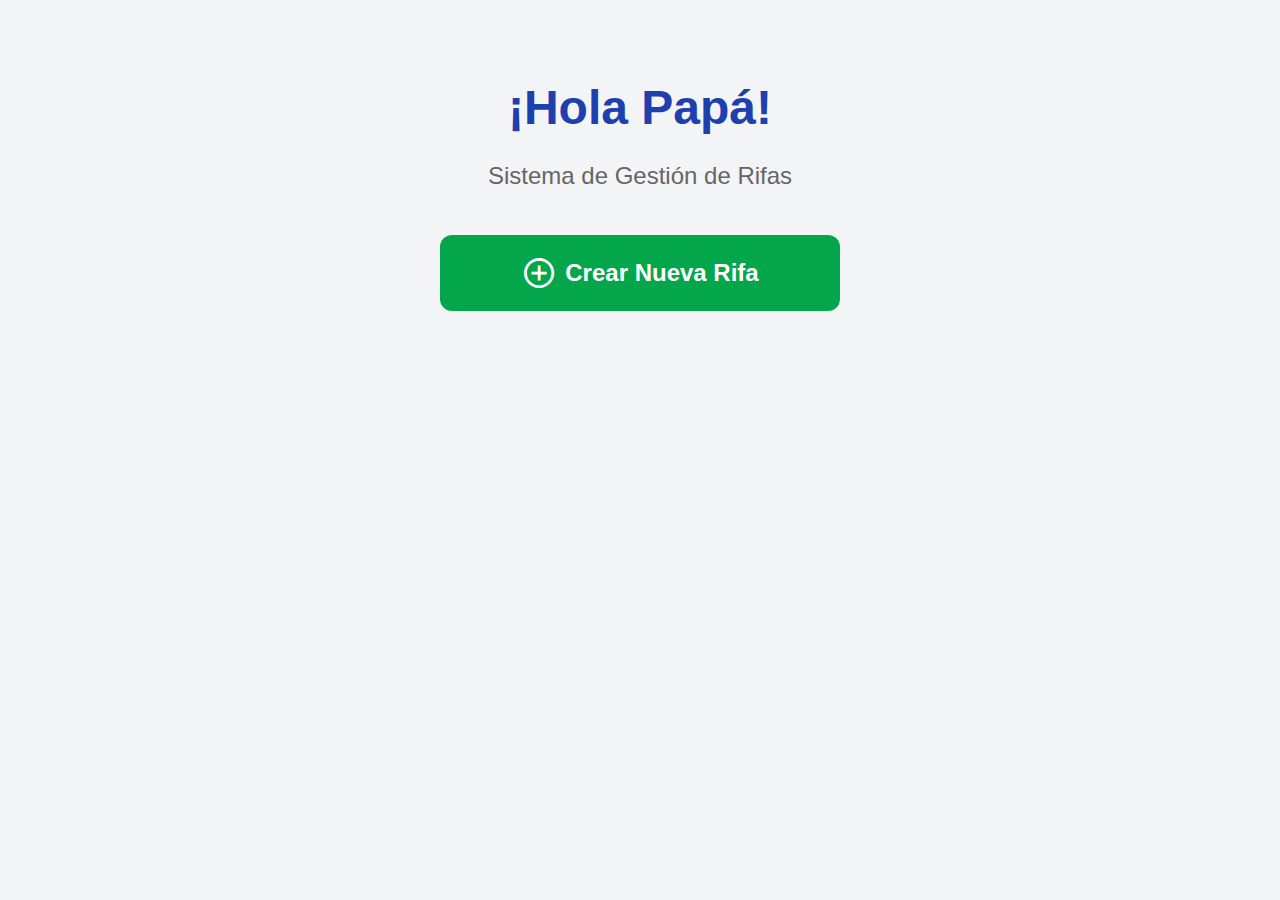
<file: index.html>
<!DOCTYPE html>
<html lang="es">
<head>
    <meta charset="UTF-8">
    <meta name="viewport" content="width=device-width, initial-scale=1.0">
    <title>Sistema de Rifas</title>
    
    <link rel="stylesheet" href="https://fonts.googleapis.com/css2?family=Material+Symbols+Outlined:opsz,wght,FILL,GRAD@48,700,0,0" />
    <link rel="stylesheet" href="styles.css">
    
    <script src="https://html2canvas.hertzen.com/dist/html2canvas.min.js"></script>
</head>
<body>

    <div class="main-container">

        <div id="view-home" class="text-center" style="margin-top: 50px;">
            <h1 style="font-size: 3rem; color: var(--primary-color); margin-bottom: 10px;">¡Hola Papá!</h1>
            <p style="font-size: 1.5rem; color: #666; margin-bottom: 40px;">Sistema de Gestión de Rifas</p>
            
            <button onclick="showView('create')" class="btn btn-success btn-large" style="max-width: 400px; margin-bottom: 40px;">
                <span class="material-symbols-outlined" style="font-size: 36px;">add_circle</span>
                Crear Nueva Rifa
            </button>

            <div id="existing-raffles-container" class="raffle-list-container hidden">
                <h3 class="section-title">Tus Rifas Activas</h3>
                <div id="raffles-list"></div>
            </div>
        </div>

        <div id="view-create" class="hidden">
            <div class="card">
                <div class="flex" style="align-items: center; gap: 15px; margin-bottom: 20px;">
                    <button onclick="showView('home')" class="btn btn-secondary">
                        <span class="material-symbols-outlined">arrow_back</span>
                    </button>
                    <h2>Configurar Nueva Rifa</h2>
                </div>

                <form onsubmit="handleCreateRaffle(event)">
                    <div class="form-group">
                        <label class="form-label">Título de la Rifa</label>
                        <input type="text" id="r-title" class="form-input" required placeholder="Ej. Rifa Navideña">
                    </div>
                    
                    <div class="form-group">
                        <label class="form-label">Premios</label>
                        <textarea id="r-prizes" class="form-input" rows="3" required placeholder="Ej. 1er Lugar: TV..."></textarea>
                    </div>

                    <div class="form-group card" style="background-color: #f8fafc; border: 1px solid #e2e8f0; margin-bottom: 20px;">
                        <h4 style="margin-top:0; color:#475569;">Personalización Visual</h4>
                        <div class="flex gap-medium" style="flex-wrap: wrap;">
                            <div class="form-group" style="flex: 1; min-width: 200px;">
                                <label class="form-label">Color del Tema (Hex)</label>
                                <div class="flex" style="align-items: center; gap: 10px;">
                                    <input type="color" id="r-color-picker" value="#2563eb" style="width: 50px; height: 42px; border: none; cursor: pointer; padding: 0; background: none;">
                                    <input type="text" id="r-color" class="form-input" value="#2563eb" placeholder="#000000" maxlength="7" style="font-family: monospace; letter-spacing: 1px; text-transform: uppercase;">
                                </div>
                                <small style="color: #94a3b8; font-size: 0.8rem;">Pega aquí tu código o usa el cuadro.</small>
                            </div>
                            <div class="form-group" style="flex: 2; min-width: 200px;">
                                <label class="form-label">Logo (Nombre de archivo)</label>
                                <input type="text" id="r-logo" class="form-input" placeholder="Ej. logo-navidad.png">
                                <small style="color: #94a3b8;">Debe estar en la misma carpeta que el index.html</small>
                            </div>
                        </div>
                    </div>

                    <div class="flex gap-medium" style="flex-wrap: wrap;">
                        <div class="form-group" style="flex: 1;">
                            <label class="form-label">Costo por Boleto ($)</label>
                            <input type="number" id="r-cost" class="form-input" required placeholder="100">
                        </div>
                        <div class="form-group" style="flex: 1;">
                            <label class="form-label">Cantidad de Boletos</label>
                            <select id="r-quantity" class="form-input" style="background: white;">
                                <option value="25">25 Boletos (4 oport.)</option>
                                <option value="33">33 Boletos (3 oport.)</option>
                                <option value="50">50 Boletos (2 oport.)</option>
                            </select>
                        </div>
                    </div>

                    <div class="form-group card" style="background-color: #eff6ff; border: 1px solid #bfdbfe;">
                        <label class="form-label">Modo de Oportunidades</label>
                        <div class="flex gap-medium">
                            <label class="flex" style="align-items: center; gap: 10px; font-size: 1.1rem; cursor: pointer;">
                                <input type="radio" name="r-mode" value="linear" checked style="transform: scale(1.5);">
                                Lineal (Seguido)
                            </label>
                            <label class="flex" style="align-items: center; gap: 10px; font-size: 1.1rem; cursor: pointer;">
                                <input type="radio" name="r-mode" value="random" style="transform: scale(1.5);">
                                Aleatorio (Revuelto)
                            </label>
                        </div>
                    </div>

                    <button type="submit" class="btn btn-primary btn-large">¡Crear Rifa!</button>
                </form>
            </div>
        </div>

        <div id="view-manage" class="hidden">
            
            <div class="flex" style="justify-content: space-between; align-items: center; margin-bottom: 20px; flex-wrap: wrap; gap: 10px;">
                <div class="flex gap-small">
                    <button onclick="showView('home')" class="btn btn-secondary">
                        <span class="material-symbols-outlined">arrow_back</span> Volver
                    </button>
                    <button onclick="renderOrdersView()" class="btn btn-secondary">
                        <span class="material-symbols-outlined">list_alt</span> Participantes
                    </button>
                    <button onclick="openEditModal()" class="btn btn-primary">
                        <span class="material-symbols-outlined">edit</span> Editar Datos
                    </button>
                </div>
                <button onclick="exportReportImage()" class="btn btn-secondary" style="background-color: #1e293b; color: white;">
                    <span class="material-symbols-outlined">image</span> Guardar Imagen de Lista
                </button>
            </div>

            <div class="stats-bar">
                <div class="stat-box avail">
                    <span class="ticket-status-text">Disponibles</span>
                    <span id="stat-avail" class="stat-number">0</span>
                </div>
                <div class="stat-box reserved">
                    <span class="ticket-status-text" style="color: var(--warning-color);">Apartados</span>
                    <span id="stat-reserved" class="stat-number" style="color: var(--warning-color);">0</span>
                </div>
                <div class="stat-box paid">
                    <span class="ticket-status-text" style="color: var(--success-color);">Pagados</span>
                    <span id="stat-paid" class="stat-number" style="color: var(--success-color);">0</span>
                </div>
            </div>

            <div id="capture-area" class="raffle-visual-wrapper">
                <div class="text-center header-fraud-notice">
                    ¡Evita fraudes! Todos los pagos y aclaraciones únicamente al 222 525 1930.
                </div>
                
                <header class="raffle-header">
                    <div class="header-content-wrapper">
                        <div class="header-logo-section">
                            <div class="brand-logo-container">
                                <img src="Navajas Marizcal.png" alt="Logo Marizcal" class="custom-logo">
                            </div>
                        </div>
                        <div class="header-info-section">
                            <div class="header-flex-row">
                                <div>
                                    <div class="badge-pill">Sorteo Especial</div>
                                    <h2 class="header-main-title">
                                        ¡Gran Rifa! <span id="m-title" class="text-brand">Cargando...</span>
                                    </h2>
                                    <p class="header-subtitle">
                                        Tu oportunidad de ganar comienza con Rifas Marizcal.
                                    </p>
                                </div>
                                <div class="header-cards-group">
                                    <div class="info-card prize-card">
                                        <h3 class="card-label">
                                            <span class="material-symbols-outlined icon-gold">trophy</span> Premio
                                        </h3>
                                        <p id="m-prizes" class="prize-text">Cargando premios...</p>
                                    </div>
                                    <div class="info-card cost-card">
                                        <span class="cost-label">Costo Boleto</span>
                                        <div class="cost-amount-wrapper">
                                            <span id="m-cost-display" class="cost-amount">$0</span>
                                            <span class="currency">MXN</span>
                                        </div>
                                    </div>
                                </div>
                            </div>
                        </div>
                    </div>
                </header>

                <div id="action-bar" class="action-bar hidden">
                    <div style="font-size: 1.2rem;">
                        <span id="selected-count" style="color: #fcd34d; font-weight: bold; font-size: 1.5rem;">0</span> seleccionados
                    </div>
                    <div class="flex gap-small" style="flex-wrap: wrap;">
                        <button onclick="openReserveModal()" class="btn btn-warning">Apartar</button>
                        <button onclick="bulkUpdateStatus('paid')" class="btn btn-success">Pagar</button>
                        <button onclick="bulkUpdateStatus('available')" class="btn btn-secondary">Liberar</button>
                        <button onclick="clearSelection()" class="btn btn-cancel">Cancelar</button>
                    </div>
                </div>

                <div id="tickets-container" class="ticket-grid"></div>
                <div class="text-center footer-subtitle">
                    Lista de participantes actualizada al momento.
                </div>
            </div>
        </div>

        <div id="view-orders" class="hidden">
            <div class="card">
                <div class="flex" style="align-items: center; justify-content: space-between; margin-bottom: 20px;">
                    <div class="flex" style="align-items: center; gap: 15px;">
                        <button onclick="showView('manage')" class="btn btn-secondary">
                            <span class="material-symbols-outlined">arrow_back</span> Regresar
                        </button>
                        <h2 style="margin:0; color: var(--primary-color);">Lista de Participantes</h2>
                    </div>
                    <div class="flex gap-small">
                        <button onclick="renderOrdersView('all')" class="btn btn-cancel" style="font-size: 0.8rem;">Todos</button>
                        <button onclick="renderOrdersView('reserved')" class="btn btn-warning" style="font-size: 0.8rem;">Por Cobrar</button>
                    </div>
                </div>

                <div style="overflow-x: auto;">
                    <table style="width: 100%; border-collapse: collapse; min-width: 600px;">
                        <thead>
                            <tr style="background-color: #f8fafc; color: #64748b; text-align: left;">
                                <th style="padding: 12px; border-bottom: 2px solid #e2e8f0;">Cliente</th>
                                <th style="padding: 12px; border-bottom: 2px solid #e2e8f0;">Fecha</th>
                                <th style="padding: 12px; border-bottom: 2px solid #e2e8f0;">Boletos</th>
                                <th style="padding: 12px; border-bottom: 2px solid #e2e8f0;">Deuda / Total</th>
                                <th style="padding: 12px; border-bottom: 2px solid #e2e8f0;">Estado</th>
                                <th style="padding: 12px; border-bottom: 2px solid #e2e8f0; text-align: center;">Acciones</th>
                            </tr>
                        </thead>
                        <tbody id="orders-table-body">
                            </tbody>
                    </table>
                </div>
                
                <div id="no-orders-msg" class="text-center hidden" style="padding: 40px; color: #94a3b8;">
                    <span class="material-symbols-outlined" style="font-size: 48px;">inbox</span>
                    <p>No hay participantes registrados aún.</p>
                </div>
            </div>
        </div>

    </div> 
    
    <div id="modal-reserve" class="modal-overlay hidden">
        <div class="modal-content">
            <h3>Datos del Cliente</h3>
            <p>Boletos a apartar: <span id="modal-ticket-ids" style="font-weight: bold; color: var(--primary-color);"></span></p>
            <div class="form-group">
                <input type="text" id="input-name" class="form-input" placeholder="Nombre completo">
            </div>
            <div class="form-group">
                <input type="tel" id="input-phone" class="form-input" placeholder="Teléfono (Opcional)">
            </div>
            <div class="flex gap-medium">
                <button onclick="closeModal('modal-reserve')" class="btn btn-secondary" style="flex: 1;">Cancelar</button>
                <button onclick="confirmReserve()" class="btn btn-primary" style="flex: 1;">Confirmar</button>
            </div>
        </div>
    </div>

    <div id="modal-cascade" class="modal-overlay hidden" style="z-index: 1050;">
        <div class="modal-content">
            <div class="text-center" style="margin-bottom: 20px;">
                <span class="material-symbols-outlined" style="font-size: 50px; color: var(--primary-color);">group_add</span>
                <h3 style="color: var(--text-dark); margin-top: 10px;">Boletos Relacionados</h3>
            </div>
            <p id="cascade-text" style="font-size: 1.1rem; text-align: center; margin-bottom: 15px;">
                </p>
            <div id="cascade-tickets-list" class="flex" style="justify-content: center; flex-wrap: wrap; gap: 8px; margin-bottom: 25px; max-height: 150px; overflow-y: auto;">
                </div>
            <div class="card" style="background-color: #f8fafc; border: 1px solid #e2e8f0; padding: 15px; margin-bottom: 25px; border-radius: 12px; text-align: center;">
                <p style="font-size: 0.95rem; color: #64748b; margin: 0;">
                    ¿Deseas aplicar la acción a <b>TODOS</b> ellos o solo a los que seleccionaste manualmente?
                </p>
            </div>
            <div class="flex flex-col gap-small">
                <button onclick="applyCascade(true)" class="btn btn-primary btn-large" style="font-size: 1rem;">
                    Sí, incluir a todos
                </button>
                <button onclick="applyCascade(false)" class="btn btn-secondary" style="font-size: 1rem;">
                    No, solo mi selección
                </button>
                <button onclick="closeModal('modal-cascade')" class="btn btn-cancel" style="margin-top: 10px; font-size: 0.9rem; padding: 10px;">
                    Cancelar operación
                </button>
            </div>
        </div>
    </div>

    <div id="modal-confirm-pay" class="modal-overlay hidden" style="z-index: 1060;">
        <div class="modal-content text-center">
            <div style="margin-bottom: 15px;">
                <span class="material-symbols-outlined" style="font-size: 48px; color: var(--success-color);">payments</span>
            </div>
            <h3 style="color: var(--text-dark); margin-bottom: 10px;">Confirmar Cobro</h3>
            <div class="card" style="background: #f0fdf4; border: 1px solid #bbf7d0; padding: 20px; margin-bottom: 20px; border-radius: 12px;">
                <p style="margin: 0; font-size: 0.9rem; color: #166534;">Total a Recibir</p>
                <h2 style="margin: 5px 0; font-size: 2.5rem; color: var(--success-color);" id="conf-total">$0</h2>
                <p style="margin: 0; font-size: 1rem; color: #166534;">
                    Por <span id="conf-count" style="font-weight: bold;">0</span> boletos
                </p>
            </div>
            <p style="margin-bottom: 20px; color: #64748b;">
                Cliente: <strong id="conf-client" style="color: var(--primary-color);">---</strong>
            </p>
            <div class="flex flex-col gap-small">
                <button onclick="finishPaymentAction()" class="btn btn-success btn-large">
                    <span class="material-symbols-outlined">check_circle</span> Confirmar y Generar Ticket
                </button>
                <button onclick="closeModal('modal-confirm-pay')" class="btn btn-secondary">
                    Cancelar
                </button>
            </div>
        </div>
    </div>

    <div id="modal-edit" class="modal-overlay hidden">
        <div class="modal-content">
            <h3>Editar Datos de la Rifa</h3>
            <p style="color: #666; margin-bottom: 20px; font-size: 0.9rem;">Puedes corregir los datos visuales o de negocio.</p>
            <div class="form-group">
                <label class="form-label">Título</label>
                <input type="text" id="edit-title" class="form-input">
            </div>
            <div class="form-group">
                <label class="form-label">Premios</label>
                <textarea id="edit-prizes" class="form-input" rows="3"></textarea>
            </div>
            <div class="flex gap-medium">
                <div class="form-group" style="flex:1;">
                    <label class="form-label">Costo ($)</label>
                    <input type="number" id="edit-cost" class="form-input">
                </div>
                <div class="form-group" style="flex:1;">
                    <label class="form-label">Color del Tema (Hex)</label>
                    <div class="flex" style="align-items: center; gap: 8px;">
                        <input type="color" id="edit-color-picker" style="width: 40px; height: 42px; border:none; background:transparent; cursor: pointer;">
                        <input type="text" id="edit-color" class="form-input" style="font-family: monospace; text-transform: uppercase;">
                    </div>
                </div>
            </div>
            <div class="form-group">
                <label class="form-label">Logo (Nombre de archivo)</label>
                <input type="text" id="edit-logo" class="form-input">
            </div>
            <div class="flex gap-medium">
                <button onclick="closeModal('modal-edit')" class="btn btn-secondary" style="flex: 1;">Cancelar</button>
                <button onclick="saveEditRaffle()" class="btn btn-primary" style="flex: 1;">Guardar Cambios</button>
            </div>
        </div>
    </div>

    <div id="modal-ticket" class="modal-overlay hidden" style="z-index: 1100;">
        <div class="modal-content text-center" style="max-width: 450px; background: transparent; box-shadow: none; padding: 0;">
            <div id="generated-ticket-img-container" style="margin-bottom: 20px;"></div>
            <div class="flex flex-col gap-small" style="background: white; padding: 20px; border-radius: 16px;">
                <h3 style="margin: 0 0 10px 0; color: var(--primary-color);">¡Ticket Listo!</h3>
                <button onclick="downloadGeneratedTicket()" class="btn btn-warning btn-large">
                    <span class="material-symbols-outlined">download</span> Descargar Imagen
                </button>
                <button onclick="closeModal('modal-ticket')" class="btn btn-secondary" style="width: 100%;">Cerrar</button>
            </div>
        </div>
    </div>

    <div id="ticket-generation-container">
        <div id="template-pending" class="ticket-wallet">
            <div class="ticket-inner-wrapper">
                <div class="header-pending">
                    <div class="flex ticket-status-row">
                        <div class="status-badge"><span class="status-text">PENDIENTE DE PAGO</span></div>
                    </div>
                    <div class="ticket-cost-display">
                        <p class="label-tiny">TOTAL A PAGAR</p>
                        <h2 class="amount-large" id="tpl-pen-cost">$0.00</h2>
                        <p class="label-tiny">Apartado con vigencia de 3 días</p>
                    </div>
                </div>
                <div class="ticket-divider"><div class="dashed-line"></div></div>
                <div class="ticket-body">
                    <div class="ticket-customer-section">
                        <p class="label-sup">APARTADO A NOMBRE DE</p>
                        <h3 class="data-main" id="tpl-pen-name">Cliente</h3>
                    </div>
                    <div class="flex ticket-details-row">
                        <div>
                            <p class="label-sup">TUS BOLETOS</p>
                            <div class="ticket-numbers-grid" id="tpl-pen-tickets"></div>
                        </div>
                        <div class="text-center">
                            <p class="label-sup">FECHA</p>
                            <p class="data-main" id="tpl-pen-date">--/--</p>
                        </div>
                    </div>
                    <div class="bank-card-container">
                        <div class="flex ticket-details-row">
                            <div class="flex gap-small bank-card-header">
                                <div class="dot-indicator"></div>
                                <span class="bank-name">BBVA / DEPÓSITOS Y TRANSF.</span>
                            </div>
                            <span class="material-symbols-outlined bank-icon">credit_card</span>
                        </div>
                        <p class="bank-number">4152 3140 0558 8036</p>
                        <p class="label-sup">RAFAEL ESCAMILLA</p>
                    </div>
                    <div class="security-warning-box">
                        <div class="flex warning-content-wrapper">
                            <span class="material-symbols-outlined icon-alert">gpp_maybe</span>
                            <p><strong>¡NO TE DEJES ENGAÑAR!</strong><br>El único número autorizado para confirmar tus pagos es el 222 525 1930.</p>
                        </div>
                    </div>
                </div>
            </div>
        </div>

        <div id="template-confirmed" class="ticket-wallet">
            <div class="ticket-inner-wrapper">
                <div class="header-confirmed">
                    <div class="flex ticket-header-top">
                        <span class="material-symbols-outlined icon-check">check_circle</span>
                        <div class="text-center">
                            <p class="status-text label-faint">ESTADO</p>
                            <p class="status-text label-strong">PAGADO</p>
                        </div>
                    </div>
                    <div class="ticket-header-main">
                        <h2 class="header-title">Pago Recibido</h2>
                        <p class="label-tiny">Participación activada</p>
                    </div>
                </div>
                <div class="ticket-divider"><div class="dashed-line"></div></div>
                <div class="ticket-body">
                    <div class="user-row">
                        <div class="avatar-circle" id="tpl-conf-avatar">C</div>
                        <div class="user-info">
                            <p class="label-sup">PARTICIPANTE</p>
                            <p class="data-main" id="tpl-conf-name">Cliente</p>
                        </div>
                        <div class="text-center">
                            <p class="label-sup">MONTO</p>
                            <p class="data-main" id="tpl-conf-amount">$0</p>
                        </div>
                    </div>
                    <div class="flex ticket-details-row">
                        <div>
                            <p class="label-sup">BOLETOS ASIGNADOS</p>
                            <div class="ticket-numbers-grid" id="tpl-conf-tickets"></div>
                        </div>
                        <div class="text-center">
                            <p class="label-sup">FECHA</p>
                            <p class="data-main" id="tpl-conf-date">--/--</p>
                        </div>
                    </div>
                    <div class="opps-box">
                        <p class="label-sup opps-header">OPORTUNIDADES EXTRA</p>
                        <div class="opps-grid" id="tpl-conf-opps"></div>
                    </div>
                    <div class="ticket-disclaimer">
                        <p class="disclaimer-text">Este comprobante certifica que el participante ha realizado correctamente el pago correspondiente a sus boletos.</p>
                    </div>
                </div>
            </div>
            <div class="security-footer">
                <span class="material-symbols-outlined icon-lock">lock</span>
                <p class="security-text">
                    Cualquier aclaración sobre este recibo<br>
                    solo será válida al WhatsApp <span class="highlight-phone">222 525 1930</span>.
                </p>
            </div>
        </div>
    </div>

    <script src="script.js"></script>
</body>
</html>
</file>
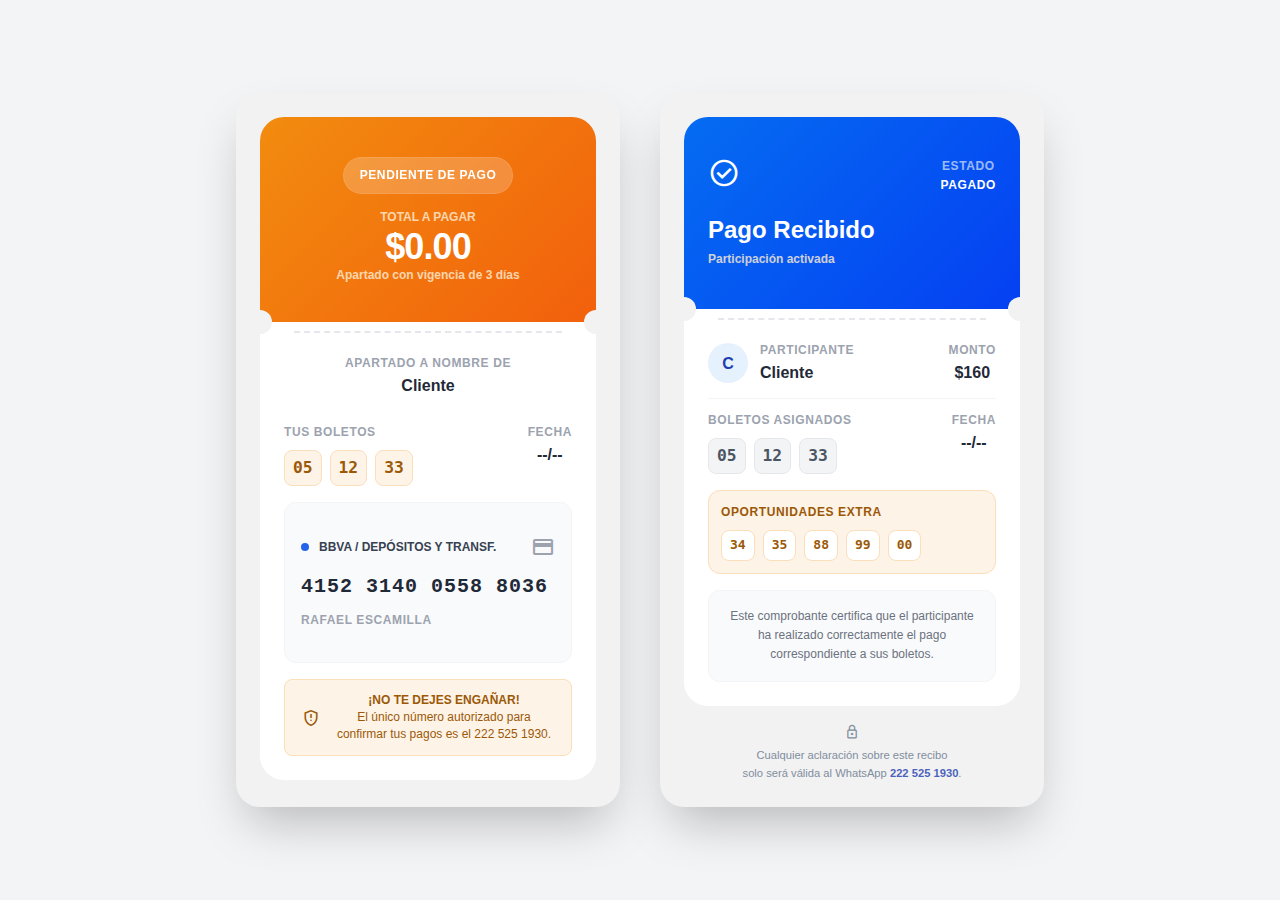
<file: template.html>
<!DOCTYPE html>
<html lang="es">
<head>
    <meta charset="UTF-8">
    <meta name="viewport" content="width=device-width, initial-scale=1.0">
    <title>Sistema de Rifas - Diseño</title>
    
    <link rel="stylesheet" href="https://fonts.googleapis.com/css2?family=Material+Symbols+Outlined:opsz,wght,FILL,GRAD@48,700,0,0" />
    <link rel="stylesheet" href="styles.css">
    
    <script src="https://html2canvas.hertzen.com/dist/html2canvas.min.js"></script>

    <style>
        /* --- ESTILOS ESPECÍFICOS DE LA VISTA PREVIA --- */
        /* Estos estilos no afectan al ticket final generado, solo a la visualización en pantalla */
        
        body {
            background-color: #f3f4f6; /* Fondo gris claro para resaltar los tickets blancos */
            margin: 0;
            min-height: 100vh;
            display: flex;
            justify-content: center; /* Centrar horizontalmente */
            align-items: center; /* Centrar verticalmente */
            font-family: system-ui, -apple-system, sans-serif;
        }

        .preview-stage {
            display: flex;
            gap: 40px; /* Espacio entre los dos tickets */
            flex-wrap: wrap; /* Adaptable a móviles */
            justify-content: center;
            padding: 20px;
        }
    </style>
</head>
<body>

    <div class="preview-stage">

        <div id="template-pending" class="ticket-wallet">
            <div class="ticket-inner-wrapper">
                
                <div class="header-pending">
                    <div class="flex ticket-status-row">
                        <div class="status-badge">
                            <span class="status-text">PENDIENTE DE PAGO</span>
                        </div>
                    </div>
                    <div class="ticket-cost-display">
                        <p class="label-tiny">TOTAL A PAGAR</p>
                        <h2 class="amount-large" id="tpl-pen-cost">$0.00</h2>
                        <p class="label-tiny">Apartado con vigencia de 3 días</p>
                    </div>
                </div>

                <div class="ticket-divider">
                    <div class="dashed-line"></div>
                </div>

                <div class="ticket-body">
                    
                    <div class="ticket-customer-section">
                        <p class="label-sup">APARTADO A NOMBRE DE</p>
                        <h3 class="data-main" id="tpl-pen-name">Cliente</h3>
                    </div>

                    <div class="flex ticket-details-row">
                        <div>
                            <p class="label-sup">TUS BOLETOS</p>
                            <div class="ticket-numbers-grid" id="tpl-pen-tickets">
                                <span class="ticket-chip chip-orange">05</span>
                                <span class="ticket-chip chip-orange">12</span>
                                <span class="ticket-chip chip-orange">33</span>
                            </div>
                        </div>
                        <div class="text-center">
                            <p class="label-sup">FECHA</p>
                            <p class="data-main" id="tpl-pen-date">--/--</p>
                        </div>
                    </div>

                    <div class="bank-card-container">
                        <div class="flex ticket-details-row">
                            <div class="flex gap-small bank-card-header">
                                <div class="dot-indicator"></div>
                                <span class="bank-name">BBVA / DEPÓSITOS Y TRANSF.</span>
                            </div>
                            <span class="material-symbols-outlined bank-icon">credit_card</span>
                        </div>
                        <p class="bank-number">4152 3140 0558 8036</p>
                        <p class="label-sup">RAFAEL ESCAMILLA</p>
                    </div>

                    <div class="security-warning-box">
                        <div class="flex warning-content-wrapper">
                            <span class="material-symbols-outlined icon-alert">gpp_maybe</span>
                            <p><strong>¡NO TE DEJES ENGAÑAR!</strong><br>El único número autorizado para confirmar tus pagos es el 222 525 1930.</p>
                        </div>
                    </div>

                </div>
            
            </div>
        </div>

        <div id="template-confirmed" class="ticket-wallet">
            <div class="ticket-inner-wrapper">
                
                <div class="header-confirmed">
                    <div class="flex ticket-header-top">
                        <span class="material-symbols-outlined icon-check">check_circle</span>
                        <div class="text-center">
                            <p class="status-text label-faint">ESTADO</p>
                            <p class="status-text label-strong">PAGADO</p>
                        </div>
                    </div>
                    <div class="ticket-header-main">
                        <h2 class="header-title">Pago Recibido</h2>
                        <p class="label-tiny">Participación activada</p>
                    </div>
                </div>

                <div class="ticket-divider">
                    <div class="dashed-line"></div>
                </div>

                <div class="ticket-body">
                    
                    <div class="user-row">
                        <div class="avatar-circle" id="tpl-conf-avatar">C</div>
                        <div class="user-info">
                            <p class="label-sup">PARTICIPANTE</p>
                            <p class="data-main" id="tpl-conf-name">Cliente</p>
                        </div>
                        <div class="text-center">
                            <p class="label-sup">MONTO</p>
                            <p class="data-main" id="tpl-conf-amount">$160</p>
                        </div>
                    </div>

                    <div class="flex ticket-details-row">
                        <div>
                            <p class="label-sup">BOLETOS ASIGNADOS</p>
                            <div class="ticket-numbers-grid" id="tpl-conf-tickets">
                                <span class="ticket-chip chip-gray">05</span>
                                <span class="ticket-chip chip-gray">12</span>
                                <span class="ticket-chip chip-gray">33</span>
                            </div>
                        </div>
                        <div class="text-center">
                            <p class="label-sup">FECHA</p>
                            <p class="data-main" id="tpl-conf-date">--/--</p>
                        </div>
                    </div>

                    <div class="opps-box">
                        <p class="label-sup opps-header">OPORTUNIDADES EXTRA</p>
                        <div class="opps-grid" id="tpl-conf-opps">
                            <span class="opps-chip">34</span>
                            <span class="opps-chip">35</span>
                            <span class="opps-chip">88</span>
                            <span class="opps-chip">99</span>
                            <span class="opps-chip">00</span>
                        </div>
                    </div>

                    <div class="ticket-disclaimer">
                        <p class="disclaimer-text">Este comprobante certifica que el participante ha realizado correctamente el pago correspondiente a sus boletos.</p>
                    </div>

                </div>

            </div>

            <div class="security-footer">
                <span class="material-symbols-outlined icon-lock">lock</span>
                <p class="security-text">
                    Cualquier aclaración sobre este recibo<br>
                    solo será válida al WhatsApp <span class="highlight-phone">222 525 1930</span>.
                </p>
            </div>
        </div>

    </div> 
</body>
</html>
</file>
<file: styles.css>
/* =========================================
   1. RESET & NORMALIZATION
========================================= */
* {
    box-sizing: border-box;
    margin: 0;
    padding: 0;
}

/* =========================================
   2. VARIABLES (:ROOT)
========================================= */
:root {
    /* Paleta de Colores */
    --primary-color: #1e40af;
    --primary-light: #eff6ff;
    --success-color: #03a64a;
    --warning-color: #f27405;
    --cancel-color:  #ef4444;
    --text-dark:     #1f2937;

    /* Fondos */
    --bg-color:      #f3f4f6;
    --card-bg:       #ffffff;

    /* UI System */
    --border-radius: 16px;
}

/* =========================================
   3. BASE STYLES
========================================= */
body {
    margin: 0;
    padding: 1.25rem;
    font-family: 'Segoe UI', Tahoma, Geneva, Verdana, sans-serif;
    line-height: 1.6;
    color: var(--text-dark);
    background-color: var(--bg-color);
}

/* =========================================
   4. UTILITIES
========================================= */
.hidden {
    display: none !important;
}

.text-center {
    text-align: center;
}

.flex {
    display: flex;
}

.flex-col {
    flex-direction: column;
}

.gap-small {
    gap: 10px;
}

.gap-medium {
    gap: 20px;
}

/* =========================================
   5. LAYOUT & CONTAINERS
========================================= */
.main-container {
    max-width: 1024px;
    margin: 0 auto;
}

/* =========================================
   6. GLOBAL COMPONENTS
========================================= */

/* --- Buttons --- */
.btn {
    display: inline-flex;
    align-items: center;
    justify-content: center;
    gap: 0.5rem;
    padding: 1rem 2rem;
    border: none;
    font-size: 1.2rem;
    font-weight: bold;
    border-radius: 0.75rem;
    cursor: pointer;
    transition: transform 0.1s;
}

.btn:active {
    transform: scale(0.98);
}

.btn-primary {
    color: white;
    background-color: var(--primary-color);
}

.btn-success {
    color: white;
    background-color: var(--success-color);
}

.btn-warning {
    color: white;
    background-color: var(--warning-color);
}

.btn-cancel {
    color: white;
    background-color: var(--cancel-color);
}

.btn-secondary {
    color: #374151;
    background-color: #e5e7eb;
}

.btn-large {
    width: 100%;
    padding: 20px 40px;
    font-size: 1.5rem;
}

/* --- Forms --- */
.form-group {
    margin-bottom: 20px;
}

.form-label {
    display: block;
    margin-bottom: 8px;
    font-size: 1.2rem;
    font-weight: bold;
}

.form-input {
    box-sizing: border-box;
    width: 100%;
    padding: 15px;
    border: 2px solid #d1d5db;
    font-size: 1.2rem;
    border-radius: 10px;
}

.form-input:focus {
    border-color: var(--primary-color);
    outline: none;
}

/* --- Modals --- */
.modal-overlay {
    position: fixed;
    top: 0;
    left: 0;
    z-index: 1000;
    display: flex;
    align-items: center;
    justify-content: center;
    width: 100%;
    height: 100%;
    background: rgba(0,0,0,0.6);
}

.modal-content {
    width: 90%;
    max-width: 500px;
    padding: 30px;
    background: white;
    border-radius: 20px;
    box-shadow: 0 20px 25px rgba(0,0,0,0.2);
}

/* =========================================
   7. MODULE: HEADER BRANDING (MARIZCAL)
========================================= */

/* NUEVA CLASE PARA ENVOLVER EL ÁREA DE CAPTURA */
.raffle-visual-wrapper {
    background-color: var(--primary-light);
    margin-top: 1.25rem;
    padding: 0 1.25rem;
    border-radius: 1.5rem;
}

.raffle-header {
    position: relative;
    padding: 1.25rem;
    margin-bottom: 2rem;
    overflow: hidden;
    border: 1px solid #eff6ff;
    background: white;
    border-radius: 24px;
    box-shadow: 0 4px 6px -1px rgba(0, 0, 0, 0.05);
}

.header-content-wrapper {
    position: relative;
    z-index: 1;
    display: flex;
    flex-direction: column;
    gap: 30px;
}

@media (min-width: 768px) {
    .header-content-wrapper {
        flex-direction: row;
        align-items: center;
    }
}

.header-logo-section {
    display: flex;
    justify-content: center;
    padding-right: 1.25rem;
    border-right: 1px solid #f1f5f9;
}

@media (max-width: 512px) {
    .header-logo-section {
        padding-right: 0;
        border-right: none;
    }
}

.brand-logo-container {
    position: relative;
    display: flex;
    align-items: center;
    justify-content: center;
    width: 256px;
}

.custom-logo {
    display: block;
    max-width: 256px;
    object-fit: contain;
    filter: drop-shadow(0 4px 6px rgba(0,0,0,0.1));
}

.header-info-section {
    flex: 1;
    width: 100%;
}

.header-flex-row {
    display: flex;
    flex-direction: column;
    justify-content: space-between;
    gap: 20px;
}

/* Text & Badges */
.badge-pill {
    display: inline-flex;
    align-items: center;
    gap: 8px;
    margin-bottom: 12px;
    padding: 4px 12px;
    font-size: 1em;
    font-weight: 600;
    color: var(--primary-color);
    text-transform: uppercase;
    background-color: var(--primary-light);
    border-radius: 12px;
}

.header-main-title {
    margin: 0 0 12px 0;
    font-size: 2em;
    font-weight: 800;
    line-height: 1.2;
    color: #404040;
}

.text-brand {
    color: var(--primary-color);
}

.header-subtitle {
    margin: 0;
    font-size: 1.25em;
    font-weight: 600;
    color: #6c6c6c;
}

.header-fraud-notice {
    padding: 1rem 0;
    font-size: 1.25em;
    font-weight: 800;
    color: var(--primary-color);
    text-transform: uppercase;
}

.footer-subtitle {
    padding: 1rem 0;
    font-size: 1.25em;
    font-weight: 800;
    color: var(--primary-color);
    text-transform: uppercase;
}

/* Cards within Header */
.header-cards-group {
    display: flex;
    flex-direction: column;
    gap: 15px;
}

@media (min-width: 640px) {
    .header-cards-group {
        flex-direction: row;
    }
}

.info-card {
    padding: 16px;
    border-radius: 12px;
    box-shadow: 0 2px 4px rgba(0,0,0,0.05);
}

.prize-card {
    flex: 1;
    min-width: 200px;
    border: 1px solid #e4e4e4;
    background: linear-gradient(to bottom right, #f2f2f2, #ffffff);
}

.card-label {
    display: flex;
    align-items: center;
    gap: 5px;
    margin: 0 0 10px 0;
    font-size: 1em;
    font-weight: 600;
    color: #94a3b8;
    text-transform: uppercase;
    letter-spacing: 0.05em;
}

.icon-gold {
    font-size: 16px;
    color: #eab308;
}

.prize-text {
    font-size: 1.25em;
    font-weight: 600;
    line-height: 1.4;
    color: #404040;
    white-space: pre-line;
}

@media (max-width: 512px) {
    .prize-text {
        font-size: 1em;
    }
}

.cost-card {
    display: flex;
    flex-direction: column;
    justify-content: center;
    min-width: 140px;
    text-align: center;
    color: white;
    background-color: var(--primary-color);
    transition: transform 0.2s;
}

.cost-card:hover {
    transform: translateY(-4px);
}

.cost-label {
    display: block;
    font-size: 1em;
    font-weight: 600;
    color: white;
    text-transform: uppercase;
}

.cost-amount-wrapper {
    margin: 5px 0;
}

.cost-amount {
    font-size: 3em;
    font-weight: 800;
    line-height: 1;
}

.currency {
    font-size: 0.8rem;
    font-weight: 500;
    opacity: 0.8;
}

/* =========================================
   8. MODULE: HOME (RAFFLE LIST)
========================================= */
.raffle-list-container {
    margin-top: 50px;
    padding-top: 20px;
    border-top: 1px solid #e5e7eb;
    text-align: left;
}

.section-title {
    display: block;
    margin-bottom: 20px;
    padding-bottom: 10px;
    border-bottom: 2px solid #e5e7eb;
    font-size: 1.5rem;
    font-weight: bold;
    color: #374151;
}

#raffles-list {
    display: grid;
    grid-template-columns: repeat(auto-fill, minmax(300px, 1fr));
    gap: 20px;
}

.raffle-summary-card {
    position: relative;
    padding: 25px;
    border-left: 8px solid var(--primary-color);
    background: white;
    border-radius: var(--border-radius);
    box-shadow: 0 4px 6px rgba(0,0,0,0.05);
    cursor: pointer;
    transition: transform 0.2s;
}

.raffle-summary-card:hover {
    box-shadow: 0 10px 15px rgba(0,0,0,0.1);
    transform: translateY(-5px);
}

.raffle-summary-title {
    margin: 0 0 5px 0;
    font-size: 1.4rem;
    font-weight: bold;
    color: #111;
}

.raffle-summary-info {
    margin-bottom: 15px;
    font-size: 1rem;
    color: #6b7280;
}

.progress-track {
    overflow: hidden;
    width: 100%;
    height: 12px;
    margin-bottom: 8px;
    background-color: #e5e7eb;
    border-radius: 10px;
}

.progress-fill {
    height: 100%;
    background-color: var(--primary-color);
    border-radius: 10px;
    transition: width 0.5s ease-in-out;
}

.progress-text {
    font-size: 0.9rem;
    font-weight: bold;
    color: var(--primary-color);
    text-align: right;
}

.btn-delete-mini {
    position: absolute;
    top: 15px;
    right: 15px;
    display: flex;
    align-items: center;
    justify-content: center;
    width: 35px;
    height: 35px;
    border: none;
    color: #ef4444;
    background: #fee2e2;
    border-radius: 50%;
    cursor: pointer;
    transition: background 0.2s;
}

.btn-delete-mini:hover {
    background: #fecaca;
}

/* =========================================
   9. MODULE: MANAGEMENT GRID
========================================= */
.ticket-grid {
    display: grid;
    grid-template-columns: repeat(5, 1fr);
    gap: 1rem;
    margin: 2rem 1rem 0 1rem;
}

@media (max-width: 512px) {
    .ticket-grid {
        grid-template-columns: repeat(2, 1fr);
    }
}

.ticket-card {
    position: relative;
    display: flex;
    flex-direction: column;
    justify-content: space-between;
    padding: 1rem;
    border: 3px solid #d7d7d7;
    text-align: center;
    background: white;
    border-radius: 0.75rem;
    cursor: pointer;
    transition: all 0.2s;
}

@media (max-width: 512px) {
    .ticket-card {
        padding: 0.5rem;
    }
}

.ticket-card:hover {
    box-shadow: 0 10px 15px rgba(0,0,0,0.1);
    transform: translateY(-5px);
}

.ticket-card.selected {
    border-color: var(--primary-color);
    background-color: white;
}

.ticket-card.status-reserved {
    border-color: var(--warning-color);
    background-color: #fff2e9;
}

.ticket-card.status-paid {
    border-color: var(--success-color);
    background-color: #edf7ee;
}

.ticket-number {
    display: block;
    font-size: 2.5rem;
    font-weight: 900;
    color: #404040;
}

@media (max-width: 512px) {
    .ticket-number {
        font-size: 1.5rem;
    }
}

.ticket-status-text {
    font-size: 1em;
    font-weight: bold;
    color: #6c6c6c;
    text-transform: uppercase;
}

.ticket-client {
    overflow: hidden;
    white-space: nowrap;
    font-size: 1em;
    font-weight: bold;
    color: #6c6c6c;
    text-transform: uppercase;
    text-overflow: ellipsis;
}

@media (max-width: 512px) {
    .ticket-client {
        font-size: 0.75em;
    }
}

/* =========================================
   10. MODULE: STATS & ACTIONS
========================================= */
.stats-bar {
    display: grid;
    grid-template-columns: repeat(auto-fit, minmax(100px, 1fr));
    gap: 1rem;
}

.stat-box {
    padding: 15px;
    border-left: 5px solid #ccc;
    text-align: center;
    background: white;
    border-radius: 12px;
    box-shadow: 0 2px 4px rgba(0,0,0,0.05);
}

.stat-box.avail {
    border-color: #9ca3af;
}

.stat-box.reserved {
    border-color: var(--warning-color);
}

.stat-box.paid {
    border-color: var(--success-color);
}

.stat-number {
    display: block;
    font-size: 1.8rem;
    font-weight: bold;
}

.action-bar {
    position: sticky;
    top: 10px;
    z-index: 100;
    display: flex;
    flex-wrap: wrap;
    align-items: center;
    justify-content: space-between;
    gap: 15px;
    padding: 15px;
    color: white;
    background-color: var(--primary-color);
    border-radius: 12px;
    box-shadow: 0 10px 25px rgba(0,0,0,0.2);
    animation: slideDown 0.3s ease;
}

@keyframes slideDown {
    from {
        opacity: 0;
        transform: translateY(-50px);
    }
    to {
        opacity: 1;
        transform: translateY(0);
    }
}

/* =========================================
   11. MODULE: TICKET GENERATION (WALLET)
========================================= */
#ticket-generation-container {
    position: absolute;
    top: -9999px;
    left: -9999px;
}

/* Base Wallet Style */
.ticket-wallet {
    position: relative;
    padding: 1.5rem;
    overflow: hidden;
    font-family: 'Segoe UI', sans-serif;
    background-color: #f2f2f2;
    border-radius: 1.5rem;
    box-shadow: 0 25px 50px -12px rgba(0, 0, 0, 0.25);
}

.ticket-inner-wrapper {
    width: 336px;
}

/* Ticket Header (Pending/Confirmed) */
.header-pending {
    padding: 2.5rem 1.5rem;
    border-top-left-radius: 1.5rem;
    border-top-right-radius: 1.5rem;
    color: white;
    background: linear-gradient(135deg, #f28c0f 0%, #f2600c 100%);
}

.header-confirmed {
    padding: 2.5rem 1.5rem;
    border-top-left-radius: 1.5rem;
    border-top-right-radius: 1.5rem;
    color: white;
    background: linear-gradient(135deg, #056cf2 0%, #0540f2 100%);
}

.ticket-status-row {
    justify-content: center;
    margin-bottom: 1rem;
}

.status-badge {
    display: inline-flex;
    align-items: center;
    padding: 0.5rem 1rem;
    background: rgba(255, 255, 255, 0.2);
    border: 1px solid rgba(255, 255, 255, 0.1);
    border-radius: 9999px;
    backdrop-filter: blur(4px);
}

.status-text {
    font-size: 0.75rem;
    font-weight: 600;
    text-transform: uppercase;
    letter-spacing: 0.05em;
}

.label-faint {
    opacity: 0.6 !important;
}

.label-strong {
    font-size: 0.75rem;
}

.ticket-header-main {
    margin-top: 1rem;
}

.header-title {
    font-size: 1.5rem;
    font-weight: 800;
}

.ticket-cost-display {
    text-align: center;
    line-height: 1.2;
}

.amount-large {
    font-size: 2.25rem;
    font-weight: 800;
    letter-spacing: -0.025em;
}

.label-tiny {
    font-size: 0.75rem;
    font-weight: 600;
    color: #ffedd5;
    opacity: 0.8;
}

.ticket-header-top {
    align-items: start;
    justify-content: space-between;
}

.icon-check {
    font-size: 2rem;
}

/* Ticket Divider (Dashed) */
.ticket-divider {
    position: relative;
    display: flex;
    align-items: center;
    justify-content: center;
    height: 20px;
    background-color: white;
}

.ticket-divider::before,
.ticket-divider::after {
    content: '';
    position: absolute;
    top: -12px;
    width: 24px;
    height: 24px;
    background-color: #f2f2f2;
    border-radius: 50%;
}

.ticket-divider::before {
    left: -12px;
}

.ticket-divider::after {
    right: -12px;
}

.dashed-line {
    width: 80%;
    height: 1px;
    border-top: 2px dashed #e5e7eb;
}

/* Ticket Body */
.ticket-body {
    padding: 1.5rem;
    padding-top: 0.75rem;
    background-color: white;
    border-bottom-left-radius: 1.5rem;
    border-bottom-right-radius: 1.5rem;
}

/* Customer Section */
.ticket-customer-section {
    margin-bottom: 1.5rem;
    text-align: center;
}

.user-row {
    display: flex;
    align-items: center;
    gap: 0.75rem;
    margin-bottom: 0.75rem;
    padding-bottom: 0.75rem;
    border-bottom: 1px solid #f3f4f6;
}

.avatar-circle {
    display: flex;
    align-items: center;
    justify-content: center;
    width: 40px;
    height: 40px;
    font-size: 1em;
    font-weight: 600;
    color: var(--primary-color);
    background-color: #e6f1fe;
    border-radius: 50%;
}

.user-info {
    flex: 1;
    min-width: 0;
    padding-right: 0.75rem;
}

.ticket-details-row {
    justify-content: space-between;
}

/* Bank & Payments */
.bank-card-container {
    position: relative;
    margin-top: 0.5rem;
    padding: 2rem 1rem;
    border: 1px solid #f3f4f6;
    background-color: #f9fafb;
    border-radius: 0.75rem;
}

.bank-card-header {
    align-items: center;
}

.dot-indicator {
    width: 8px;
    height: 8px;
    background: #2563eb;
    border-radius: 50%;
}

.bank-name {
    font-size: 0.75rem;
    font-weight: 800;
    color: #374151;
}

.bank-icon {
    color: #9ca3af;
}

.bank-number {
    margin: 0.75rem 0 0.5rem 0;
    font-family: 'Courier New', monospace;
    font-size: 1.25em;
    font-weight: 800;
    color: #1f2937;
    letter-spacing: 0.05em;
}

/* Security Warnings */
.security-warning-box {
    margin-top: 1rem;
    padding: 0.75rem 1rem;
    border: 1px solid #fbdfbb;
    font-size: 0.75rem;
    line-height: 1.4;
    text-align: center;
    color: #9b5908;
    background-color: #fef3e7;
    border-radius: 0.5rem;
}

.warning-content-wrapper {
    justify-content: center;
    align-items: center;
    gap: 0.75rem;
}

.icon-alert {
    font-size: 1.25rem;
}

/* Ticket Numbers Chips */
.ticket-numbers-grid {
    display: grid;
    grid-template-columns: repeat(4, 1fr);
    gap: 0.5rem;
    margin: 0.5rem 0;
}

.ticket-chip {
    padding: 0.25rem 0.5rem;
    font-family: monospace;
    font-size: 1.25em;
    font-weight: 600;
    border-radius: 0.5rem;
}

.chip-gray {
    border: 1px solid #e5e7eb;
    color: #4b5563;
    background-color: #f3f4f6;
}

.chip-orange {
    border: 1px solid #fbdfbb;
    color: #9b5908;
    background-color: #fef3e7;
}

/* Opportunities Section */
.opps-box {
    margin-top: 0.5rem;
    padding: 0.75rem;
    border: 1px solid #fbdfbb;
    background-color: #fef3e7;
    border-radius: 0.75rem;
}

.opps-header {
    color: #9b5908 !important;
}

.opps-grid {
    display: flex;
    flex-wrap: wrap;
    justify-content: start;
    gap: 0.5rem;
    margin-top: 8px;
}

.opps-chip {
    padding: 0.25rem 0.5rem;
    border: 1px solid #fbdfbb;
    font-family: monospace;
    font-size: 1em;
    font-weight: 600;
    color: #9b5908;
    background-color: white;
    border-radius: 0.5rem;
}

/* Disclaimer & Footer */
.ticket-disclaimer {
    margin-top: 1rem;
    padding: 1rem;
    border: 1px solid #f3f4f6;
    background-color: #f9fafb;
    border-radius: 0.75rem;
}

.disclaimer-text {
    font-size: 0.75rem;
    text-align: center;
    color: #6b7280;
}

.security-footer {
    margin-top: 1rem;
    text-align: center;
    opacity: 0.8;
}

.icon-lock {
    font-size: 1em;
    color: #64748b;
}

.security-text {
    font-size: 0.7rem;
    font-weight: 400;
    color: #64748b;
}

.highlight-phone {
    font-weight: 800;
    color: var(--primary-color);
}

/* Helpers within Tickets */
.label-sup {
    display: block;
    font-size: 0.75em;
    font-weight: 600;
    color: #9ca3af;
    text-transform: uppercase;
    letter-spacing: 0.05em;
}

.data-main {
    font-size: 1em;
    font-weight: 800;
    color: #1f2937;
}
</file>
